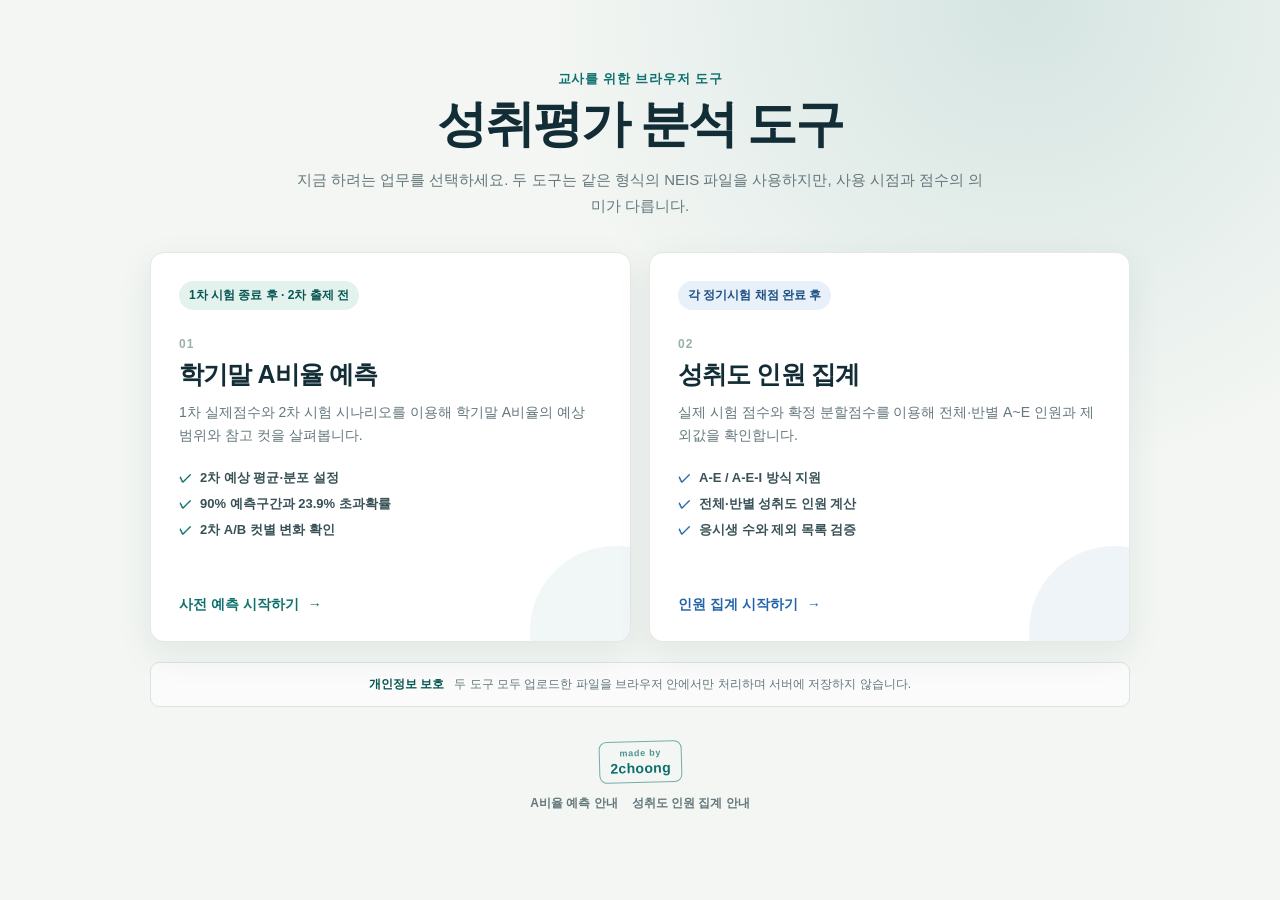
<file: a-rate-simulator/index.html>
<!doctype html>
<html lang="ko">
<head>
  <meta charset="utf-8">
  <meta name="viewport" content="width=device-width, initial-scale=1">
  <meta name="description" content="시험 전 예측과 시험 후 집계를 위한 성취평가 분석 도구">
  <title>성취평가 분석 도구</title>
  <link rel="stylesheet" href="hub.css">
</head>
<body>
  <main class="hub">
    <header class="hub-hero">
      <p class="eyebrow">교사를 위한 브라우저 도구</p>
      <h1>성취평가 분석 도구</h1>
      <p>지금 하려는 업무를 선택하세요. 두 도구는 같은 형식의 NEIS 파일을 사용하지만, 사용 시점과 점수의 의미가 다릅니다.</p>
    </header>

    <section class="task-grid" aria-label="업무 선택">
      <a class="task-card predictor" href="predictor/index.html">
        <span class="when">1차 시험 종료 후 · 2차 출제 전</span>
        <span class="number">01</span>
        <h2>학기말 A비율 예측</h2>
        <p>1차 실제점수와 2차 시험 시나리오를 이용해 학기말 A비율의 예상 범위와 참고 컷을 살펴봅니다.</p>
        <ul>
          <li>2차 예상 평균·분포 설정</li>
          <li>90% 예측구간과 23.9% 초과확률</li>
          <li>2차 A/B 컷별 변화 확인</li>
        </ul>
        <strong>사전 예측 시작하기 <span>→</span></strong>
      </a>

      <a class="task-card collector" href="collector.html">
        <span class="when">각 정기시험 채점 완료 후</span>
        <span class="number">02</span>
        <h2>성취도 인원 집계</h2>
        <p>실제 시험 점수와 확정 분할점수를 이용해 전체·반별 A~E 인원과 제외값을 확인합니다.</p>
        <ul>
          <li>A-E / A-E-I 방식 지원</li>
          <li>전체·반별 성취도 인원 계산</li>
          <li>응시생 수와 제외 목록 검증</li>
        </ul>
        <strong>인원 집계 시작하기 <span>→</span></strong>
      </a>
    </section>

    <section class="notice">
      <strong>개인정보 보호</strong>
      <p>두 도구 모두 업로드한 파일을 브라우저 안에서만 처리하며 서버에 저장하지 않습니다.</p>
    </section>

    <div class="site-credit" aria-label="made by 2choong">
      <small>made by</small>
      <strong>2choong</strong>
    </div>
    <div class="creator-links" aria-label="사용 안내 블로그">
      <a class="creator-blog" href="https://blog.naver.com/ha_nal/224317717162" target="_blank" rel="noopener">A비율 예측 안내</a>
      <a class="creator-blog" href="https://blog.naver.com/ha_nal/224318976898" target="_blank" rel="noopener">성취도 인원 집계 안내</a>
    </div>
  </main>
</body>
</html>
</file>
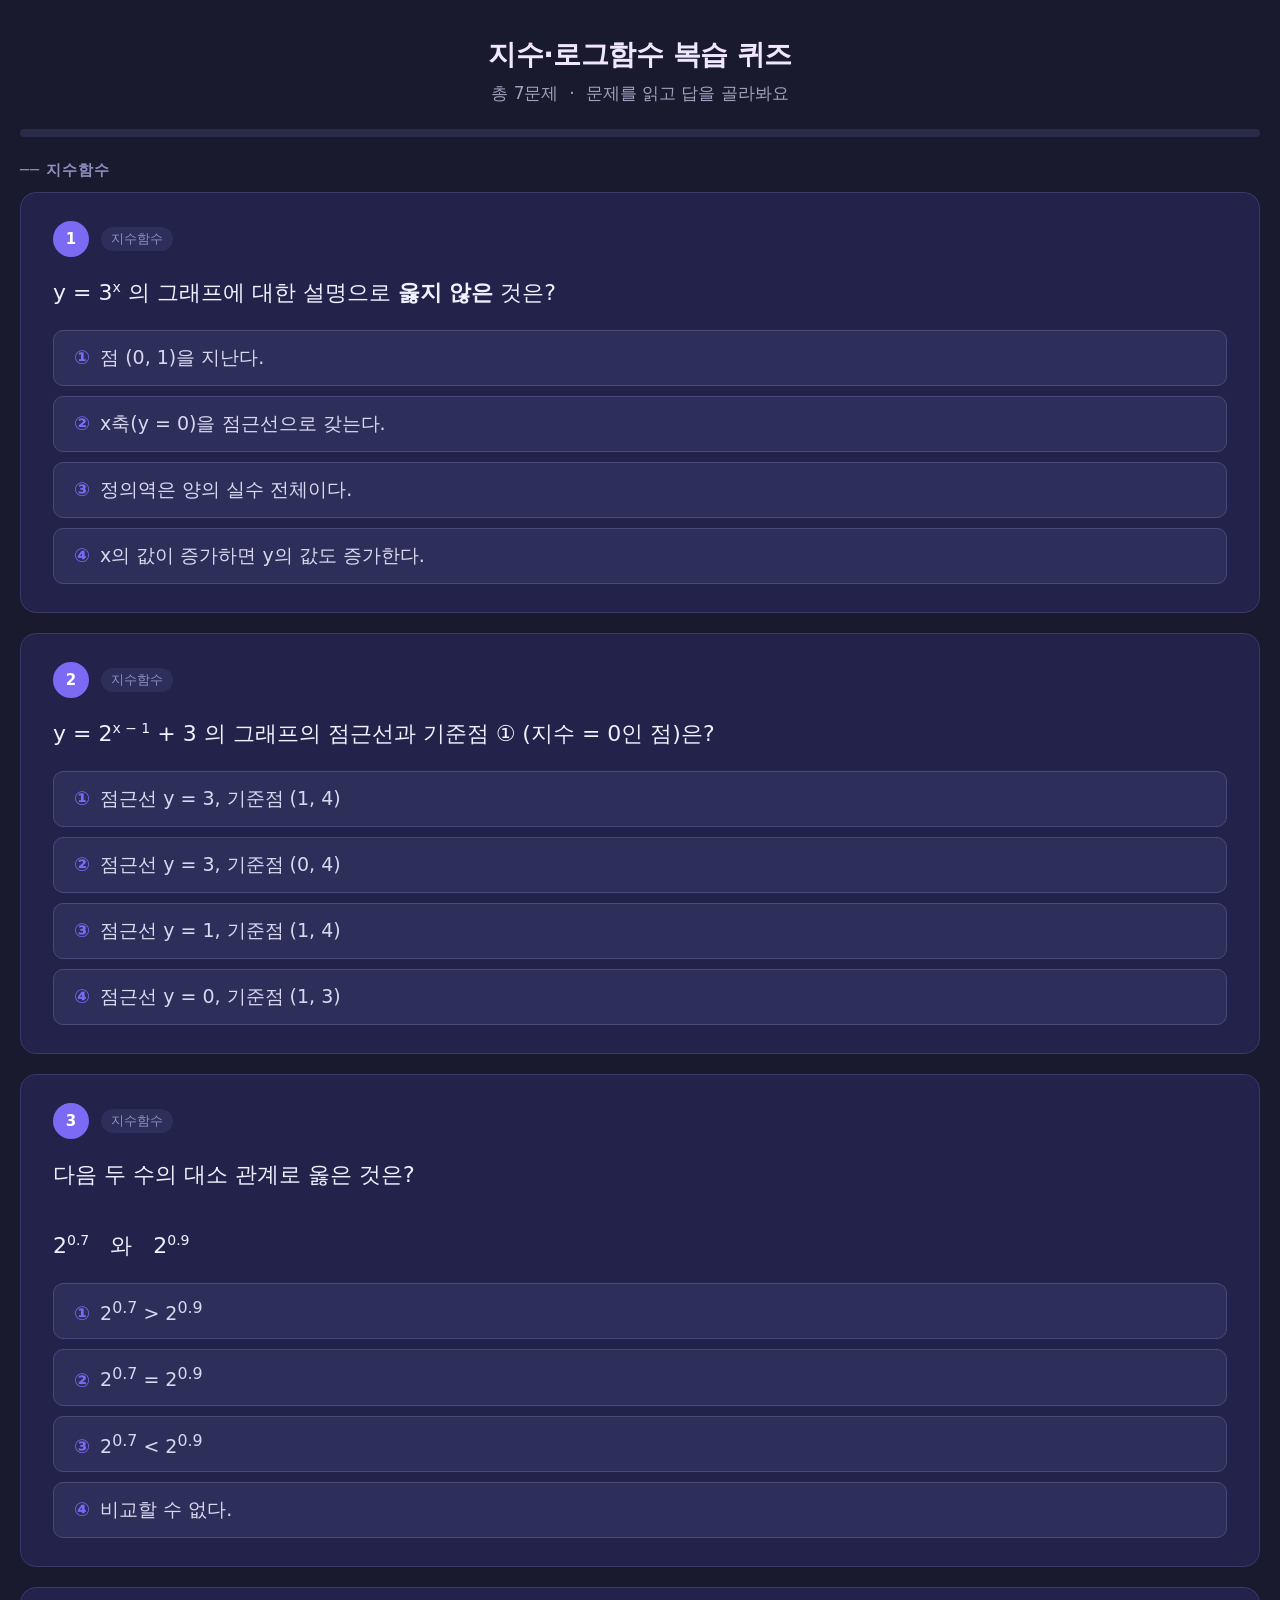
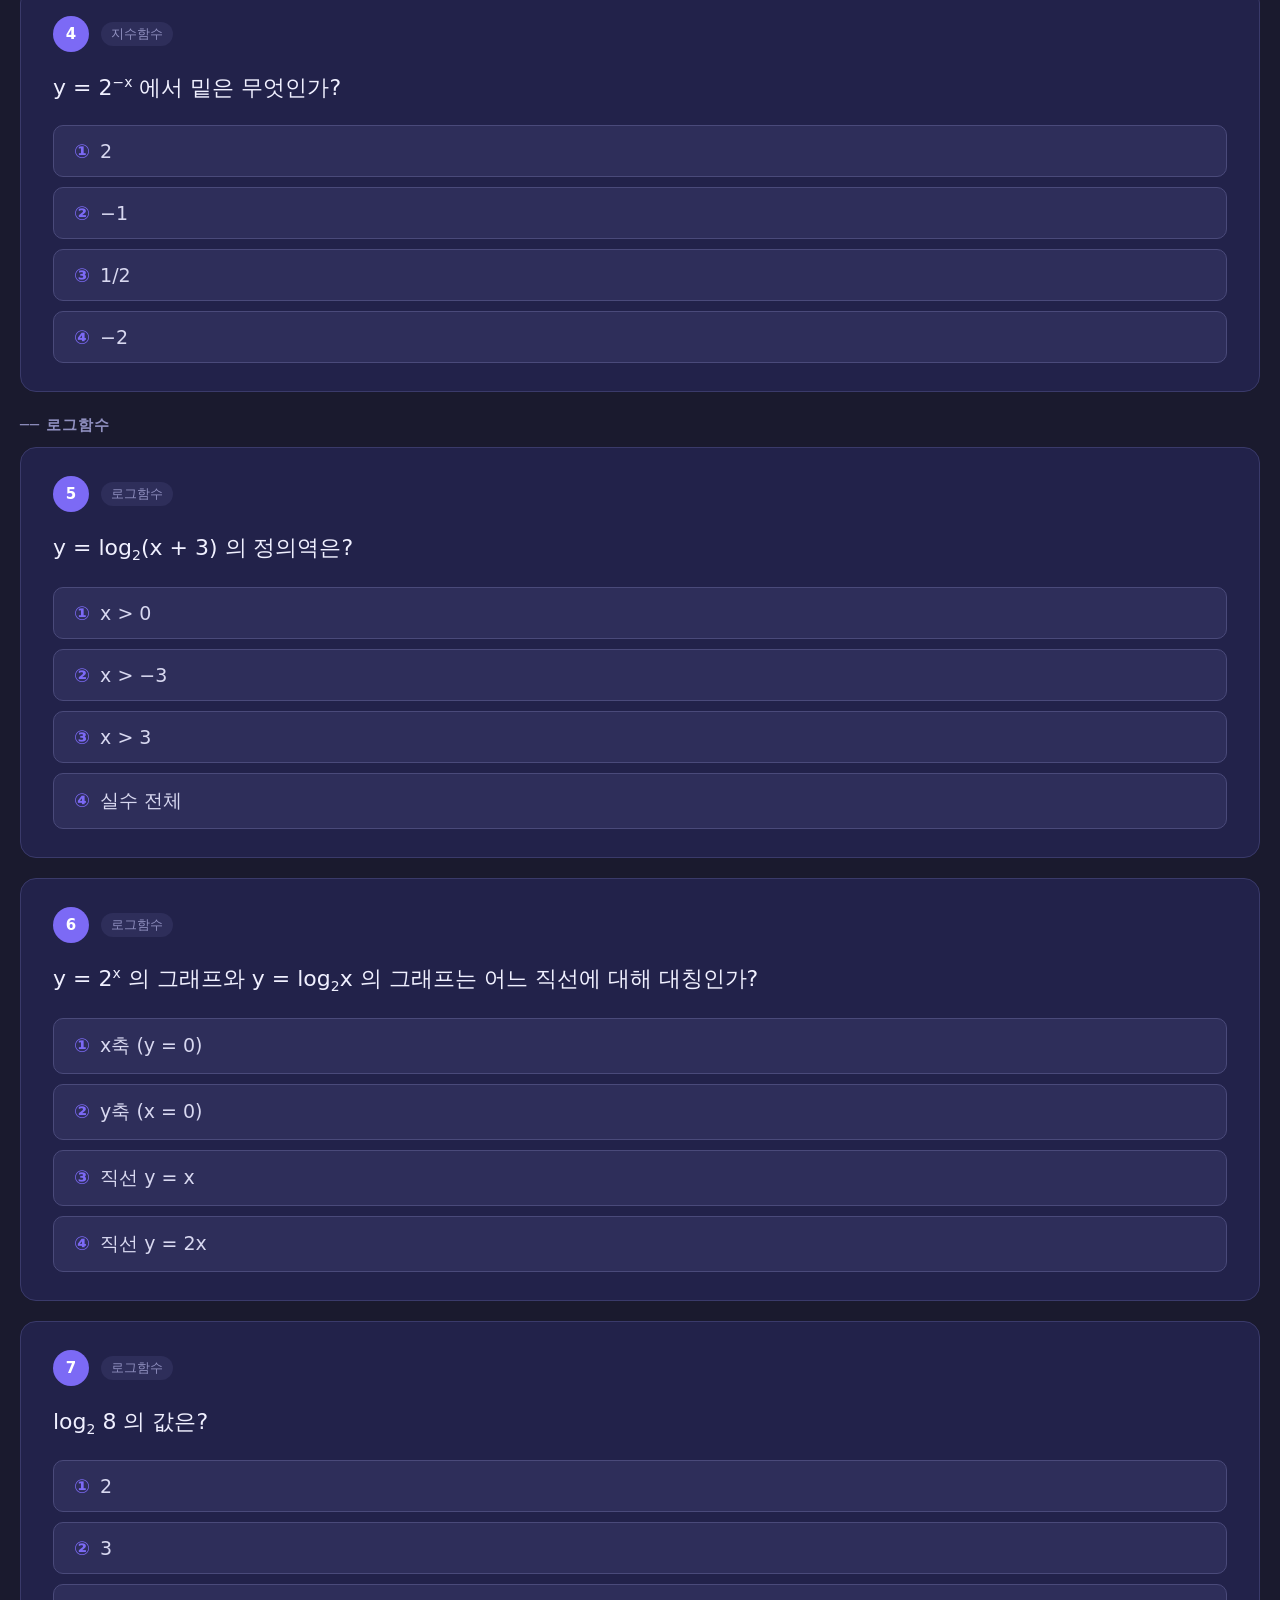
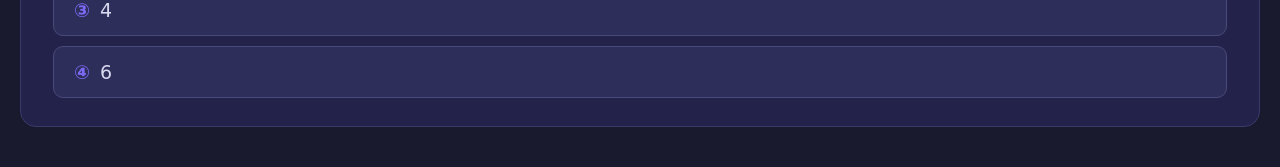
<file: log quiz.html>
<!DOCTYPE html>
<html lang="ko">
<head>
<meta charset="UTF-8">
<meta name="viewport" content="width=device-width, initial-scale=1.0">
<title>지수·로그함수 복습 퀴즈</title>
<style>
  *{box-sizing:border-box;margin:0;padding:0;}
  body{font-family:'Malgun Gothic','맑은 고딕',system-ui,sans-serif;background:#1a1a2e;color:#e8e8f0;min-height:100vh;padding:20px;}

  h1{text-align:center;font-size:28px;font-weight:700;color:#f0e6ff;margin:16px 0 8px;letter-spacing:-0.5px;}
  .subtitle{text-align:center;font-size:17px;color:#a0a0c0;margin-bottom:24px;}

  .progress-bar{background:#2a2a4a;border-radius:8px;height:8px;margin-bottom:24px;}
  .progress-fill{background:#7c6af5;border-radius:8px;height:8px;transition:width 0.4s;}

  .quiz-card{background:#22224a;border-radius:16px;padding:28px 32px;margin-bottom:20px;border:1.5px solid #3a3a6a;}
  .q-header{display:flex;align-items:center;gap:12px;margin-bottom:18px;}
  .q-num{background:#7c6af5;color:#fff;font-size:15px;font-weight:700;width:36px;height:36px;border-radius:50%;display:flex;align-items:center;justify-content:center;flex-shrink:0;}
  .q-tag{font-size:13px;color:#9090c0;background:#2e2e5a;padding:3px 10px;border-radius:12px;}
  .q-text{font-size:22px;font-weight:500;color:#f0f0ff;line-height:1.6;margin-bottom:20px;}
  .q-text sub{font-size:14px;}
  .q-text sup{font-size:14px;}

  .options{display:grid;gap:10px;}
  .opt-btn{background:#2e2e5a;border:1.5px solid #4a4a7a;border-radius:10px;padding:14px 20px;font-size:19px;color:#d8d8f0;cursor:pointer;text-align:left;transition:all 0.15s;font-family:inherit;}
  .opt-btn:hover:not(:disabled){background:#3a3a6a;border-color:#7c6af5;}
  .opt-btn.correct{background:#1a4a2a;border-color:#4ade80;color:#bbf7d0;}
  .opt-btn.wrong{background:#4a1a1a;border-color:#f87171;color:#fecaca;}
  .opt-btn.reveal{background:#2a4a1a;border-color:#86efac;color:#dcfce7;}
  .opt-btn:disabled{cursor:default;}

  .explanation{margin-top:14px;padding:14px 18px;background:#1e1e3e;border-left:4px solid #7c6af5;border-radius:0 8px 8px 0;font-size:17px;color:#c8c8f0;line-height:1.7;display:none;}
  .explanation.show{display:block;}

  .score-panel{background:#22224a;border-radius:16px;padding:32px;text-align:center;border:1.5px solid #3a3a6a;display:none;}
  .score-panel.show{display:block;}
  .score-big{font-size:56px;font-weight:700;color:#7c6af5;margin:8px 0;}
  .score-label{font-size:20px;color:#a0a0c0;margin-bottom:24px;}
  .score-msg{font-size:22px;color:#f0f0ff;margin-bottom:24px;}

  .submit-wrap{text-align:center;margin-top:8px;}
  .submit-btn{background:#7c6af5;color:#fff;border:none;border-radius:10px;padding:14px 36px;font-size:18px;font-weight:700;cursor:pointer;font-family:inherit;}
  .submit-btn:hover{background:#6a58e0;}



  .section-label{font-size:15px;font-weight:700;color:#9090c0;letter-spacing:1px;margin:24px 0 12px;text-transform:uppercase;}

  .retry-btn{background:#3a3a6a;color:#d8d8f0;border:1.5px solid #5a5a8a;border-radius:10px;padding:12px 28px;font-size:17px;cursor:pointer;font-family:inherit;margin-top:12px;}
  .retry-btn:hover{background:#4a4a7a;}
</style>
</head>
<body>

<h1>지수·로그함수 복습 퀴즈</h1>
<div class="subtitle">총 7문제 &nbsp;·&nbsp; 문제를 읽고 답을 골라봐요</div>

<div class="progress-bar"><div class="progress-fill" id="prog" style="width:0%"></div></div>

<div id="quiz-area"></div>

<div class="submit-wrap" id="submit-wrap" style="display:none;">
  <button class="submit-btn" onclick="showScore()">결과 보기</button>
</div>

<div class="score-panel" id="score-panel">
  <div class="score-label">내 점수</div>
  <div class="score-big" id="score-num"></div>
  <div style="font-size:18px;color:#a0a0c0;margin-bottom:8px;">/ 7문제</div>
  <div class="score-msg" id="score-msg"></div>
  <button class="retry-btn" onclick="retry()">다시 풀기</button>
</div>

<script>
const questions = [
  // ── 지수함수 ──────────────────────────────────────────
  {
    section: "지수함수",
    text: "y = 3<sup>x</sup> 의 그래프에 대한 설명으로 <b>옳지 않은</b> 것은?",
    options: [
      "점 (0, 1)을 지난다.",
      "x축(y = 0)을 점근선으로 갖는다.",
      "정의역은 양의 실수 전체이다.",
      "x의 값이 증가하면 y의 값도 증가한다."
    ],
    answer: 2,
    explanation: "y = 3<sup>x</sup> 의 정의역은 <b>실수 전체</b>입니다. 치역이 양의 실수 전체(y > 0)이고, 정의역은 제한이 없어요."
  },
  {
    section: "지수함수",
    text: "y = 2<sup>x − 1</sup> + 3 의 그래프의 점근선과 기준점 ① (지수 = 0인 점)은?",
    options: [
      "점근선 y = 3,  기준점 (1, 4)",
      "점근선 y = 3,  기준점 (0, 4)",
      "점근선 y = 1,  기준점 (1, 4)",
      "점근선 y = 0,  기준점 (1, 3)"
    ],
    answer: 0,
    explanation: "점근선은 y = <b>3</b> (= q 값).<br>지수 = 0 → x − 1 = 0 → x = 1, y = 2⁰ + 3 = <b>4</b>.<br>기준점 ① = (1, 4) ✓"
  },
  {
    section: "지수함수",
    text: "다음 두 수의 대소 관계로 옳은 것은?<br><br>2<sup>0.7</sup> &nbsp; 와 &nbsp; 2<sup>0.9</sup>",
    options: [
      "2<sup>0.7</sup> &gt; 2<sup>0.9</sup>",
      "2<sup>0.7</sup> = 2<sup>0.9</sup>",
      "2<sup>0.7</sup> &lt; 2<sup>0.9</sup>",
      "비교할 수 없다."
    ],
    answer: 2,
    explanation: "밑이 2 > 1 이므로 <b>증가함수</b>.<br>지수를 비교하면 0.7 < 0.9 이므로<br>2<sup>0.7</sup> <b>&lt;</b> 2<sup>0.9</sup>"
  },
  {
    section: "지수함수",
    text: "y = 2<sup>−x</sup> 에서 밑은 무엇인가?",
    options: [
      "2",
      "−1",
      "1/2",
      "−2"
    ],
    answer: 2,
    explanation: "2<sup>−x</sup> = (2<sup>−1</sup>)<sup>x</sup> = <b>(1/2)<sup>x</sup></b><br>밑이 1/2 인 지수함수입니다.<br>→ 0 &lt; 1/2 &lt; 1 이므로 <b>감소함수</b>예요."
  },
  // ── 로그함수 ──────────────────────────────────────────
  {
    section: "로그함수",
    text: "y = log<sub>2</sub>(x + 3) 의 정의역은?",
    options: [
      "x &gt; 0",
      "x &gt; −3",
      "x &gt; 3",
      "실수 전체"
    ],
    answer: 1,
    explanation: "진수 조건: x + 3 &gt; 0<br>→ <b>x &gt; −3</b><br>점근선은 x = −3 (수직선)."
  },
  {
    section: "로그함수",
    text: "y = 2<sup>x</sup> 의 그래프와 y = log<sub>2</sub>x 의 그래프는 어느 직선에 대해 대칭인가?",
    options: [
      "x축 (y = 0)",
      "y축 (x = 0)",
      "직선 y = x",
      "직선 y = 2x"
    ],
    answer: 2,
    explanation: "지수함수와 로그함수는 서로 <b>역함수</b> 관계.<br>역함수 그래프는 원래 그래프를 <b>y = x</b> 에 대해 대칭이동한 것입니다."
  },
  {
    section: "로그함수",
    text: "log<sub>2</sub> 8 의 값은?",
    options: [
      "2",
      "3",
      "4",
      "6"
    ],
    answer: 1,
    explanation: "log<sub>2</sub> 8 = log<sub>2</sub> 2<sup>3</sup> = <b>3</b><br>2를 몇 제곱하면 8이 될까? → 2³ = 8 이므로 답은 3."
  }
];

let answered = new Array(questions.length).fill(false);
let correct   = new Array(questions.length).fill(false);
let score = 0;

function build(){
  const area = document.getElementById('quiz-area');
  area.innerHTML = '';
  let lastSection = '';
  questions.forEach((q, qi) => {
    if(q.section !== lastSection){
      const sl = document.createElement('div');
      sl.className = 'section-label';
      sl.textContent = '── ' + q.section;
      area.appendChild(sl);
      lastSection = q.section;
    }
    const card = document.createElement('div');
    card.className = 'quiz-card';
    card.id = 'card-' + qi;
    card.innerHTML = `
      <div class="q-header">
        <div class="q-num">${qi+1}</div>
        <div class="q-tag">${q.section}</div>
      </div>
      <div class="q-text">${q.text}</div>
      <div class="options" id="opts-${qi}">
        ${q.options.map((o,oi)=>`
          <button class="opt-btn" onclick="choose(${qi},${oi})">
            <span style="color:#7c6af5;font-weight:700;margin-right:10px;">${['①','②','③','④'][oi]}</span>${o}
          </button>
        `).join('')}
      </div>
      <div class="explanation" id="exp-${qi}">${q.explanation}</div>
    `;
    area.appendChild(card);
  });
}

function choose(qi, oi){
  if(answered[qi]) return;
  answered[qi] = true;
  const btns = document.querySelectorAll(`#opts-${qi} .opt-btn`);
  btns.forEach((b,i) => {
    b.disabled = true;
    if(i === questions[qi].answer){
      b.classList.add(oi === questions[qi].answer ? 'correct' : 'reveal');
    } else if(i === oi){
      b.classList.add('wrong');
    }
  });
  if(oi === questions[qi].answer) correct[qi] = true;
  document.getElementById('exp-'+qi).classList.add('show');

  const done = answered.filter(Boolean).length;
  document.getElementById('prog').style.width = (done/questions.length*100)+'%';
  if(done === questions.length) document.getElementById('submit-wrap').style.display='block';
}

function showScore(){
  score = correct.filter(Boolean).length;
  document.getElementById('submit-wrap').style.display='none';
  const panel = document.getElementById('score-panel');
  panel.classList.add('show');
  document.getElementById('score-num').textContent = score;
  const msgs = ['한 번 더 복습해봐요! 💪','조금만 더 힘내봐요! 🔥','잘 하고 있어요! 👍','거의 다 맞혔어요! 🌟','완벽해요! 🎉'];
  document.getElementById('score-msg').textContent = msgs[Math.min(Math.floor(score/questions.length*4), 4)];
  panel.scrollIntoView({behavior:'smooth'});
}

function retry(){
  answered = new Array(questions.length).fill(false);
  correct  = new Array(questions.length).fill(false);
  score = 0;
  document.getElementById('prog').style.width = '0%';
  document.getElementById('score-panel').classList.remove('show');
  document.getElementById('submit-wrap').style.display='none';
  build();
  window.scrollTo({top:0,behavior:'smooth'});
}

build();
</script>
</body>
</html>
</file>
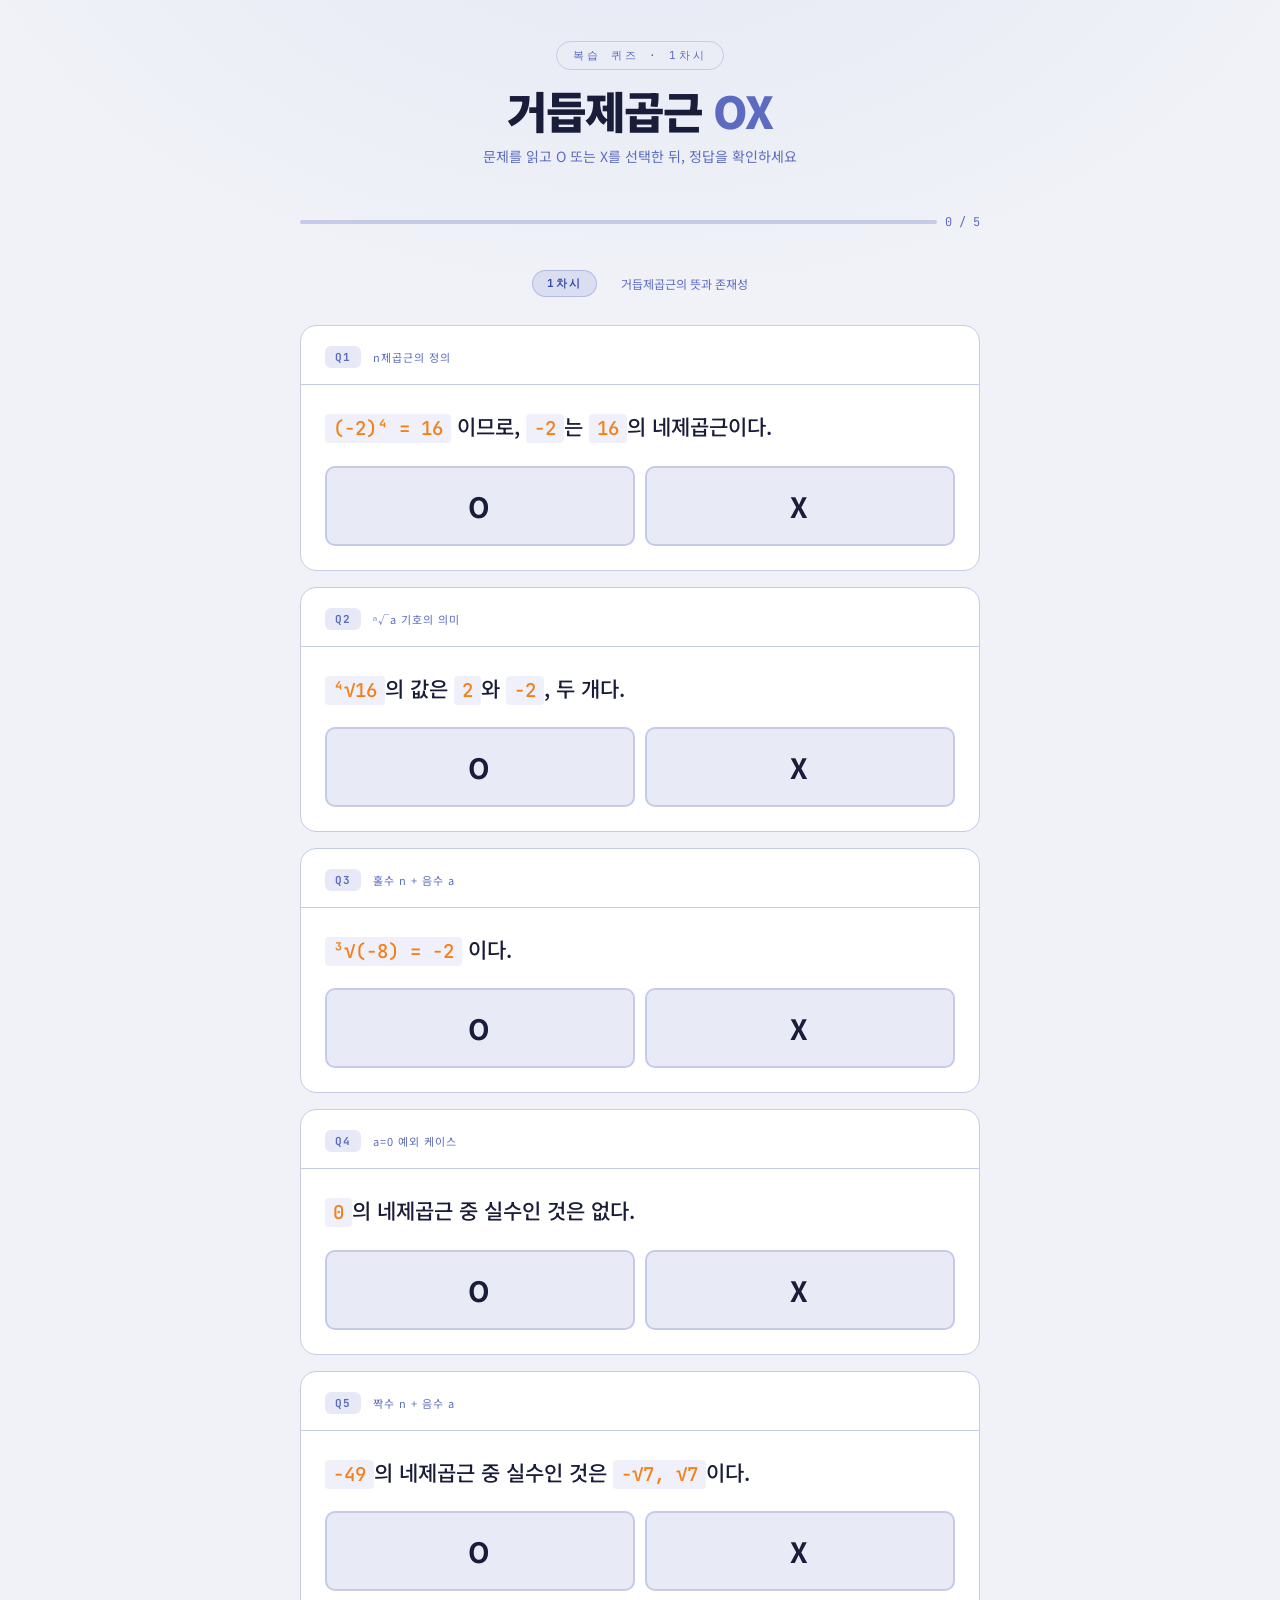
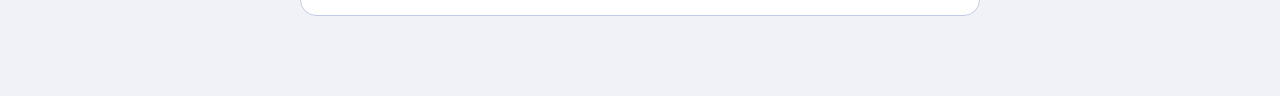
<file: nth-root-quiz-ch1.html>
<!DOCTYPE html>
<html lang="ko">
<head>
<meta charset="UTF-8">
<meta name="viewport" content="width=device-width, initial-scale=1.0">
<title>거듭제곱근 OX 퀴즈</title>
<link href="https://fonts.googleapis.com/css2?family=Noto+Sans+KR:wght@400;500;700;900&family=JetBrains+Mono:wght@400;700&display=swap" rel="stylesheet">
<style>
  :root {
    --bg: #f0f2f8;
    --surface: #ffffff;
    --surface2: #e8ebf5;
    --border: #c5cae9;
    --text: #1a1d3a;
    --text-muted: #5c6bc0;
    --accent: #3949ab;
    --accent-bright: #5c6bc0;
    --correct: #00897b;
    --correct-bg: #e0f2f1;
    --correct-border: #00897b;
    --wrong: #e53935;
    --wrong-bg: #ffebee;
    --wrong-border: #e53935;
    --gold: #f57f17;
    --ch1: #3949ab;
    --ch2: #00897b;
    --mono: 'JetBrains Mono', monospace;
    --sans: 'Noto Sans KR', sans-serif;
  }
  * { margin: 0; padding: 0; box-sizing: border-box; }
  body {
    background: var(--bg);
    color: var(--text);
    font-family: var(--sans);
    min-height: 100vh;
    padding: 40px 20px 80px;
    background-image: radial-gradient(ellipse 80% 40% at 50% -10%, rgba(92,107,192,0.08) 0%, transparent 70%);
  }

  /* 헤더 */
  .header {
    text-align: center;
    margin-bottom: 48px;
  }
  .header .label {
    display: inline-block;
    font-family: var(--mono);
    font-size: 11px;
    letter-spacing: 3px;
    color: var(--accent-bright);
    text-transform: uppercase;
    margin-bottom: 16px;
    padding: 6px 16px;
    border: 1px solid var(--border);
    border-radius: 100px;
  }
  .header h1 {
    font-size: clamp(28px, 5vw, 44px);
    font-weight: 900;
    letter-spacing: -1px;
    line-height: 1.1;
    margin-bottom: 12px;
  }
  .header h1 span { color: var(--accent-bright); }
  .header .subtitle { color: var(--text-muted); font-size: 14px; }

  /* 차시 구분 레이블 */
  .chapter-label {
    max-width: 680px;
    margin: 0 auto 12px;
    display: flex;
    align-items: center;
    gap: 12px;
  }
  .chapter-badge {
    font-family: var(--mono);
    font-size: 11px;
    font-weight: 700;
    letter-spacing: 2px;
    padding: 5px 14px;
    border-radius: 100px;
    white-space: nowrap;
  }
  .chapter-badge.ch1 {
    background: rgba(92,107,192,0.15);
    color: var(--ch1);
    border: 1px solid rgba(92,107,192,0.3);
  }
  .chapter-badge.ch2 {
    background: rgba(38,166,154,0.15);
    color: var(--ch2);
    border: 1px solid rgba(38,166,154,0.3);
  }
  .chapter-line {
    flex: 1;
    height: 1px;
    background: var(--border);
  }
  .chapter-desc {
    font-size: 12px;
    color: var(--text-muted);
    white-space: nowrap;
  }

  /* 진행 바 */
  .progress-bar {
    max-width: 680px;
    margin: 0 auto 40px;
    display: flex;
    gap: 8px;
    align-items: center;
  }
  .progress-track {
    flex: 1;
    height: 4px;
    background: var(--border);
    border-radius: 2px;
    overflow: hidden;
  }
  .progress-fill {
    height: 100%;
    background: linear-gradient(90deg, var(--accent), var(--accent-bright));
    border-radius: 2px;
    transition: width 0.5s cubic-bezier(0.4, 0, 0.2, 1);
    width: 0%;
  }
  .progress-text {
    font-family: var(--mono);
    font-size: 12px;
    color: var(--text-muted);
    white-space: nowrap;
  }

  /* 카드 */
  .quiz-container {
    max-width: 680px;
    margin: 0 auto;
    display: flex;
    flex-direction: column;
    gap: 16px;
  }
  .card {
    background: var(--surface);
    border: 1px solid var(--border);
    border-radius: 16px;
    overflow: hidden;
    transition: border-color 0.3s, transform 0.2s;
  }
  .card:hover { border-color: var(--accent); transform: translateY(-1px); }
  .card.revealed-O {
    border-color: var(--correct-border);
    background: linear-gradient(135deg, var(--surface) 0%, var(--correct-bg) 100%);
  }
  .card.revealed-X {
    border-color: var(--wrong-border);
    background: linear-gradient(135deg, var(--surface) 0%, var(--wrong-bg) 100%);
  }

  .card-header {
    display: flex;
    align-items: center;
    gap: 12px;
    padding: 20px 24px 16px;
    border-bottom: 1px solid var(--border);
  }
  .q-num {
    font-family: var(--mono);
    font-size: 11px;
    font-weight: 700;
    color: var(--accent-bright);
    background: rgba(92,107,192,0.15);
    padding: 4px 10px;
    border-radius: 6px;
    letter-spacing: 1px;
  }
  .q-num.ch2 {
    color: var(--ch2);
    background: rgba(38,166,154,0.15);
  }
  .q-tag { font-size: 11px; color: var(--text-muted); letter-spacing: 1px; }

  .card-body { padding: 24px; }
  .question {
    font-size: 21px;
    font-weight: 500;
    line-height: 1.7;
    margin-bottom: 20px;
    color: var(--text);
  }
  .question .math {
    font-family: var(--mono);
    font-size: 19px;
    background: rgba(57,73,171,0.08);
    padding: 2px 8px;
    border-radius: 4px;
    color: var(--gold);
  }

  .btn-row { display: flex; gap: 10px; }
  .btn-ox {
    flex: 1;
    padding: 18px;
    border: 2px solid var(--border);
    border-radius: 10px;
    background: var(--surface2);
    color: var(--text);
    font-family: var(--sans);
    font-size: 28px;
    font-weight: 700;
    cursor: pointer;
    transition: all 0.2s;
    letter-spacing: 2px;
  }
  .btn-ox:hover { transform: scale(1.03); }
  .btn-ox.O:hover { border-color: var(--correct); color: var(--correct); background: rgba(38,166,154,0.08); }
  .btn-ox.X:hover { border-color: var(--wrong); color: var(--wrong); background: rgba(239,83,80,0.08); }
  .btn-ox.selected-O { border-color: var(--correct); color: var(--correct); background: rgba(38,166,154,0.12); }
  .btn-ox.selected-X { border-color: var(--wrong); color: var(--wrong); background: rgba(239,83,80,0.12); }
  .card.revealed-O .btn-ox.X,
  .card.revealed-X .btn-ox.O { opacity: 0.3; }

  .btn-reveal {
    width: 100%;
    margin-top: 12px;
    padding: 12px;
    border: 1px dashed var(--border);
    border-radius: 10px;
    background: transparent;
    color: var(--text-muted);
    font-family: var(--sans);
    font-size: 13px;
    cursor: pointer;
    transition: all 0.2s;
    letter-spacing: 0.5px;
  }
  .btn-reveal:hover { border-color: var(--accent); color: var(--accent-bright); background: rgba(92,107,192,0.05); }
  .btn-reveal:disabled { display: none; }

  .answer-panel { max-height: 0; overflow: hidden; transition: max-height 0.4s cubic-bezier(0.4,0,0.2,1); }
  .answer-panel.open { max-height: 500px; }
  .answer-inner { padding: 0 24px 24px; }
  .answer-tag {
    display: inline-flex;
    align-items: center;
    gap: 8px;
    font-family: var(--mono);
    font-weight: 700;
    font-size: 28px;
    margin-bottom: 16px;
    padding: 8px 20px;
    border-radius: 10px;
  }
  .answer-tag.O { color: var(--correct); background: rgba(38,166,154,0.12); border: 1px solid rgba(38,166,154,0.3); }
  .answer-tag.X { color: var(--wrong); background: rgba(239,83,80,0.12); border: 1px solid rgba(239,83,80,0.3); }
  .answer-label { font-size: 13px; font-family: var(--sans); font-weight: 500; letter-spacing: 1px; }
  .answer-text { font-size: 16px; line-height: 1.8; color: #424242; }
  .answer-text strong { color: var(--text); font-weight: 700; }
  .answer-text .math {
    font-family: var(--mono);
    font-size: 15px;
    background: rgba(57,73,171,0.08);
    padding: 1px 6px;
    border-radius: 4px;
    color: var(--gold);
  }
  .answer-text .key { color: var(--accent-bright); font-weight: 700; }
  .answer-text .warn { color: var(--wrong); font-weight: 700; }
  .divider { height: 1px; background: var(--border); margin: 16px 0; opacity: 0.5; }

  /* 결과 */
  .result-section {
    max-width: 680px;
    margin: 32px auto 0;
    background: var(--surface);
    border: 1px solid var(--border);
    border-radius: 16px;
    padding: 40px 32px;
    text-align: center;
    display: none;
  }
  .result-section.show { display: block; animation: fadeUp 0.5s ease; }
  .result-title { font-size: 12px; letter-spacing: 3px; color: var(--text-muted); font-family: var(--mono); margin-bottom: 16px; }
  .result-score { font-size: 72px; font-weight: 900; font-family: var(--mono); color: var(--gold); line-height: 1; margin-bottom: 8px; }
  .result-sub { font-size: 13px; color: var(--text-muted); margin-bottom: 6px; font-family: var(--mono); }
  .result-msg { font-size: 15px; color: var(--text-muted); margin-bottom: 28px; }

  /* 차시별 점수 */
  .result-breakdown {
    display: flex;
    gap: 12px;
    justify-content: center;
    margin-bottom: 28px;
  }
  .breakdown-box {
    flex: 1;
    max-width: 160px;
    padding: 16px;
    border-radius: 12px;
    border: 1px solid var(--border);
  }
  .breakdown-box.ch1 { border-color: rgba(92,107,192,0.4); background: rgba(92,107,192,0.08); }
  .breakdown-box.ch2 { border-color: rgba(38,166,154,0.4); background: rgba(38,166,154,0.08); }
  .breakdown-label { font-size: 11px; letter-spacing: 1px; margin-bottom: 8px; font-family: var(--mono); }
  .breakdown-box.ch1 .breakdown-label { color: var(--ch1); }
  .breakdown-box.ch2 .breakdown-label { color: var(--ch2); }
  .breakdown-score { font-size: 28px; font-weight: 900; font-family: var(--mono); }
  .breakdown-box.ch1 .breakdown-score { color: var(--ch1); }
  .breakdown-box.ch2 .breakdown-score { color: var(--ch2); }

  .btn-reset {
    padding: 12px 40px;
    background: var(--accent);
    border: none;
    border-radius: 10px;
    color: white;
    font-family: var(--sans);
    font-size: 14px;
    font-weight: 700;
    cursor: pointer;
    transition: all 0.2s;
  }
  .btn-reset:hover { background: var(--accent-bright); transform: translateY(-2px); }

  @keyframes fadeUp { from { opacity: 0; transform: translateY(20px); } to { opacity: 1; transform: translateY(0); } }
  @keyframes pop { 0% { transform: scale(1); } 50% { transform: scale(1.04); } 100% { transform: scale(1); } }
  .pop { animation: pop 0.25s ease; }
</style>
</head>
<body>

<div class="header">
  <div class="label">복습 퀴즈 · 1차시</div>
  <h1>거듭제곱근 <span>OX</span></h1>
  <p class="subtitle">문제를 읽고 O 또는 X를 선택한 뒤, 정답을 확인하세요</p>
</div>

<div class="progress-bar">
  <div class="progress-track"><div class="progress-fill" id="progressFill"></div></div>
  <div class="progress-text" id="progressText">0 / 5</div>
</div>

<div class="quiz-container" id="quizContainer"></div>

<div class="result-section" id="resultSection">
  <div class="result-title">QUIZ COMPLETE</div>
  <div class="result-score" id="resultScore">0/5</div>
  <div class="result-sub" id="resultSub"></div>
  <div class="result-msg" id="resultMsg"></div>
  <button class="btn-reset" onclick="resetAll()">다시 풀기</button>
</div>

<script>
const quizData = [
  {
    num: "Q1", chapter: 1,
    tag: "n제곱근의 정의",
    question: '<span class="math">(-2)⁴ = 16</span> 이므로, <span class="math">-2</span>는 <span class="math">16</span>의 네제곱근이다.',
    answer: "O",
    explanation: `<strong>n제곱근의 정의</strong>: <span class="math">xⁿ = a</span>를 만족하는 실수 <span class="math">x</span>를 <span class="math">a</span>의 <span class="math">n</span>제곱근이라 합니다.<br><br>
    <span class="math">(-2)⁴ = 16</span>이므로 <span class="math">-2</span>는 <span class="math">x⁴ = 16</span>의 실수 해 → <span class="key">네제곱근이 맞습니다.</span><br><br>
    <span class="warn">주의!</span> <span class="math">⁴√16 = 2</span> (양수인 것 하나)와 "16의 네제곱근"(<span class="math">±2</span> 모두)은 다른 개념입니다.`
  },
  {
    num: "Q2", chapter: 1,
    tag: "ⁿ√a 기호의 의미",
    question: '<span class="math">⁴√16</span>의 값은 <span class="math">2</span>와 <span class="math">-2</span>, 두 개다.',
    answer: "X",
    explanation: `<span class="math">⁴√16</span>은 16의 네제곱근 <strong>중 양수인 것 하나</strong>만 가리킵니다.<br><br>
    따라서 <span class="math">⁴√16 = 2</span>로, 값은 <span class="key">하나</span>입니다.<br><br>
    <span class="warn">혼동 주의!</span><br>
    "16의 네제곱근" → <span class="math">±2</span> (두 개)<br>
    "<span class="math">⁴√16</span>의 값" → <span class="math">2</span> (양수 하나)`
  },
  {
    num: "Q3", chapter: 1,
    tag: "홀수 n + 음수 a",
    question: '<span class="math">³√(-8) = -2</span> 이다.',
    answer: "O",
    explanation: `<span class="math">n</span>이 <strong>홀수</strong>이면 <span class="math">a</span>가 음수여도 실수 <span class="math">n</span>제곱근이 <span class="key">1개 존재</span>합니다.<br><br>
    <span class="math">(-2)³ = -8</span> ✓ 이므로 <span class="math">³√(-8) = -2</span><br><br>
    <span class="warn">"루트 안에 음수는 안 된다"</span>는 <strong>제곱근(n=2)에서의 이야기</strong>입니다. n이 홀수일 때는 음수도 OK!`
  },
  {
    num: "Q4", chapter: 1,
    tag: "a=0 예외 케이스",
    question: '<span class="math">0</span>의 네제곱근 중 실수인 것은 없다.',
    answer: "X",
    explanation: `<span class="math">x⁴ = 0</span>의 실수 해는 <span class="math">x = 0</span>으로 <span class="key">1개 존재</span>합니다.<br><br>
    "없다"가 되는 경우는 <span class="math">n</span>이 <strong>짝수</strong>이고 <span class="math">a &lt; 0</span>일 때입니다.<br>
    <span class="math">a = 0</span>이면 n의 홀짝에 관계없이 <span class="math">x = 0</span>이 항상 해입니다.<br><br>
    <div class="divider"></div>
    n 짝수: <span class="math">a &gt; 0</span> → 2개 / <span class="math">a = 0</span> → 1개 / <span class="math">a &lt; 0</span> → <span class="warn">없음</span>`
  },
  {
    num: "Q5", chapter: 1,
    tag: "짝수 n + 음수 a",
    question: '<span class="math">-49</span>의 네제곱근 중 실수인 것은 <span class="math">-√7, √7</span>이다.',
    answer: "X",
    explanation: `<span class="math">n</span>이 <strong>짝수</strong>이고 <span class="math">a &lt; 0</span>이면 실수 <span class="math">n</span>제곱근은 <span class="warn">존재하지 않습니다.</span><br><br>
    <span class="math">x⁴ = -49</span>를 만족하는 실수 <span class="math">x</span>는 없습니다.<br>
    짝수 지수의 거듭제곱은 항상 <span class="math">≥ 0</span>이므로 음수가 될 수 없습니다.<br><br>
    <span class="warn">혼동 주의!</span> <span class="math">⁴√49 = √7</span>과 혼동한 오답입니다.`
  },
];

let revealed = new Array(quizData.length).fill(false);
let userAnswers = new Array(quizData.length).fill(null);

function renderQuiz() {
  const container = document.getElementById('quizContainer');
  container.innerHTML = '';

  let lastChapter = 0;
  quizData.forEach((q, i) => {
    // 차시 구분선
    if (q.chapter !== lastChapter) {
      lastChapter = q.chapter;
      const label = document.createElement('div');
      label.className = 'chapter-label';
      label.innerHTML = `
        <span class="chapter-badge ch${q.chapter}">${q.chapter}차시</span>
        <div class="chapter-line"></div>
        <span class="chapter-desc">${q.chapter === 1 ? '거듭제곱근의 뜻과 존재성' : '거듭제곱근의 성질'}</span>
      `;
      container.appendChild(label);
    }

    const card = document.createElement('div');
    card.className = 'card';
    card.id = `card-${i}`;
    card.innerHTML = `
      <div class="card-header">
        <span class="q-num ${q.chapter === 2 ? 'ch2' : ''}">${q.num}</span>
        <span class="q-tag">${q.tag}</span>
      </div>
      <div class="card-body">
        <div class="question">${q.question}</div>
        <div class="btn-row">
          <button class="btn-ox O" onclick="selectAnswer(${i}, 'O')">O</button>
          <button class="btn-ox X" onclick="selectAnswer(${i}, 'X')">X</button>
        </div>
        <button class="btn-reveal" id="reveal-btn-${i}" style="display:none" onclick="revealAnswer(${i})">▼ 정답 확인</button>
        <div class="answer-panel" id="answer-${i}">
          <div class="answer-inner">
            <div class="divider"></div>
            <div class="answer-tag ${q.answer}">
              ${q.answer}
              <span class="answer-label">${q.answer === 'O' ? '맞습니다' : '틀렸습니다'}</span>
            </div>
            <div class="answer-text">${q.explanation}</div>
          </div>
        </div>
      </div>
    `;
    container.appendChild(card);
  });

  updateProgress();
}

function selectAnswer(i, val) {
  if (revealed[i]) return;
  userAnswers[i] = val;
  const card = document.getElementById(`card-${i}`);
  card.querySelectorAll('.btn-ox').forEach(b => b.classList.remove('selected-O', 'selected-X'));
  card.querySelector(`.btn-ox.${val}`).classList.add(`selected-${val}`);
  card.classList.add('pop');
  setTimeout(() => card.classList.remove('pop'), 250);
  revealAnswer(i);
}

function revealAnswer(i) {
  if (revealed[i]) return;
  revealed[i] = true;
  const q = quizData[i];
  const card = document.getElementById(`card-${i}`);
  document.getElementById(`answer-${i}`).classList.add('open');
  document.getElementById(`reveal-btn-${i}`).disabled = true;
  card.classList.add(`revealed-${q.answer}`);
  updateProgress();
  checkAllDone();
}

function updateProgress() {
  const done = revealed.filter(Boolean).length;
  const total = quizData.length;
  document.getElementById('progressFill').style.width = `${(done / total) * 100}%`;
  document.getElementById('progressText').textContent = `${done} / ${total}`;
}

function checkAllDone() {
  if (!revealed.every(Boolean)) return;

  let total = 0;
  quizData.forEach((q, i) => {
    if (userAnswers[i] === q.answer) total++;
  });

  const msgs = ["다시 한번 복습해봐요!", "조금 더 확인이 필요해요.", "반 이상 왔어요!", "잘 하고 있어요!", "아쉬운 한 문제!", "완벽해요! 🎉"];
  document.getElementById('resultScore').textContent = `${total}/5`;
  document.getElementById('resultSub').textContent = `정답 ${total}개 · 오답 ${5 - total}개`;
  document.getElementById('resultMsg').textContent = msgs[total] || "";

  const section = document.getElementById('resultSection');
  section.classList.add('show');
  section.scrollIntoView({ behavior: 'smooth', block: 'center' });
}

function resetAll() {
  revealed = new Array(quizData.length).fill(false);
  userAnswers = new Array(quizData.length).fill(null);
  document.getElementById('resultSection').classList.remove('show');
  renderQuiz();
  window.scrollTo({ top: 0, behavior: 'smooth' });
}

renderQuiz();
</script>
</body>
</html>
</file>
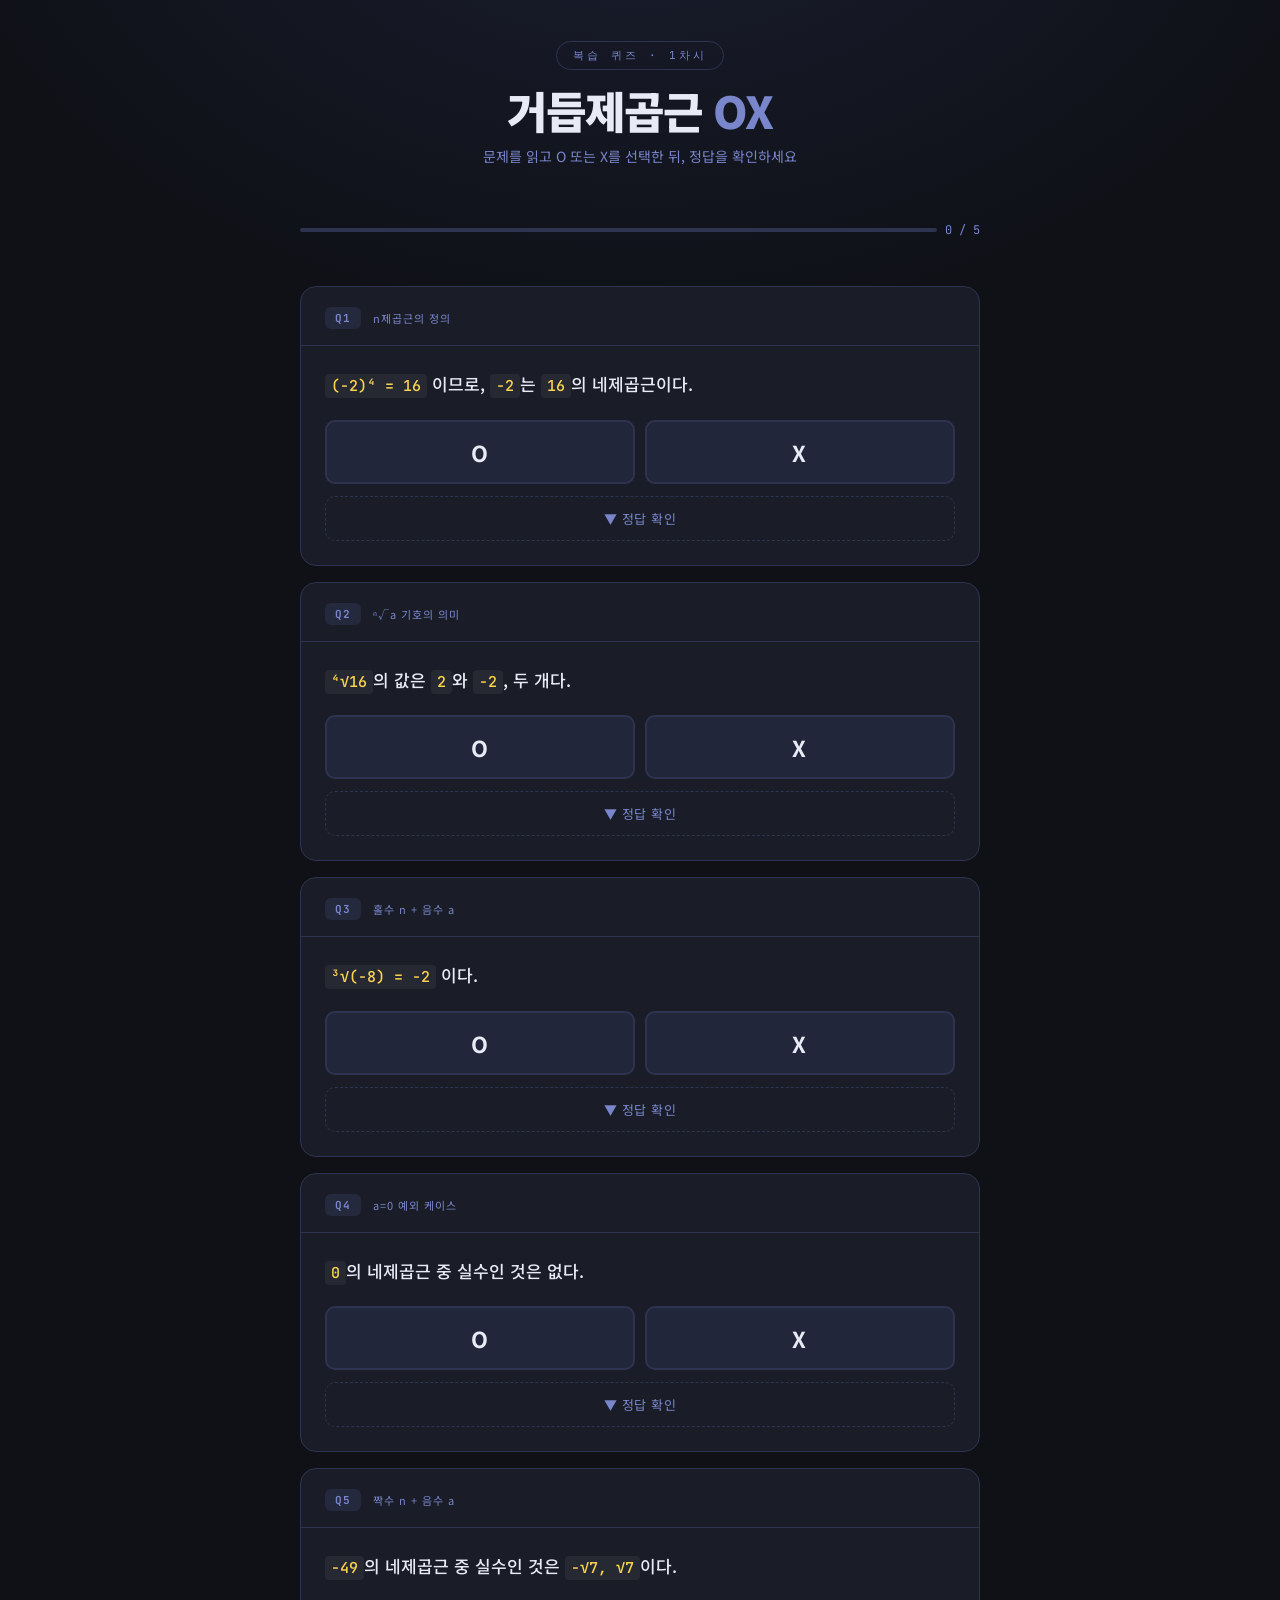
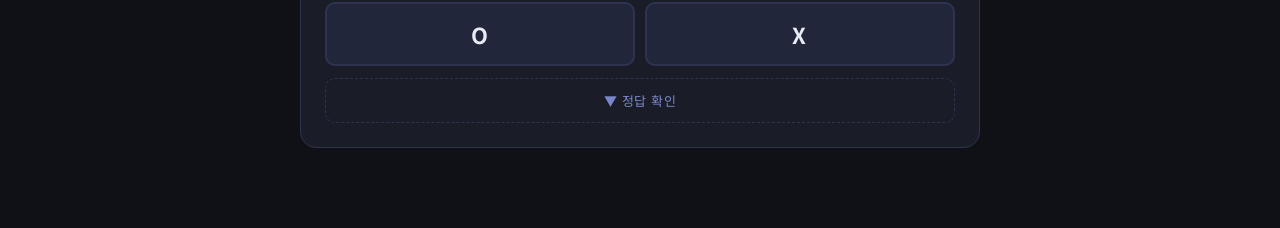
<file: nth-root-quiz.html>
<!DOCTYPE html>
<html lang="ko">
<head>
<meta charset="UTF-8">
<meta name="viewport" content="width=device-width, initial-scale=1.0">
<title>거듭제곱근 OX 퀴즈</title>
<link href="https://fonts.googleapis.com/css2?family=Noto+Sans+KR:wght@400;500;700;900&family=JetBrains+Mono:wght@400;700&display=swap" rel="stylesheet">
<style>
  :root {
    --bg: #0f1117;
    --surface: #1a1d27;
    --surface2: #22263a;
    --border: #2e3350;
    --text: #e8eaf6;
    --text-muted: #7986cb;
    --accent: #5c6bc0;
    --accent-bright: #7986cb;
    --correct: #26a69a;
    --correct-bg: #0d2e2b;
    --correct-border: #26a69a;
    --wrong: #ef5350;
    --wrong-bg: #2d1010;
    --wrong-border: #ef5350;
    --gold: #ffd54f;
    --mono: 'JetBrains Mono', monospace;
    --sans: 'Noto Sans KR', sans-serif;
  }

  * { margin: 0; padding: 0; box-sizing: border-box; }

  body {
    background: var(--bg);
    color: var(--text);
    font-family: var(--sans);
    min-height: 100vh;
    padding: 40px 20px 80px;
    background-image:
      radial-gradient(ellipse 80% 40% at 50% -10%, rgba(92,107,192,0.15) 0%, transparent 70%);
  }

  /* 헤더 */
  .header {
    text-align: center;
    margin-bottom: 56px;
  }
  .header .label {
    display: inline-block;
    font-family: var(--mono);
    font-size: 11px;
    letter-spacing: 3px;
    color: var(--accent-bright);
    text-transform: uppercase;
    margin-bottom: 16px;
    padding: 6px 16px;
    border: 1px solid var(--border);
    border-radius: 100px;
  }
  .header h1 {
    font-size: clamp(28px, 5vw, 44px);
    font-weight: 900;
    letter-spacing: -1px;
    line-height: 1.1;
    margin-bottom: 12px;
  }
  .header h1 span {
    color: var(--accent-bright);
  }
  .header .subtitle {
    color: var(--text-muted);
    font-size: 14px;
  }

  /* 진행 바 */
  .progress-bar {
    max-width: 680px;
    margin: 0 auto 48px;
    display: flex;
    gap: 8px;
    align-items: center;
  }
  .progress-track {
    flex: 1;
    height: 4px;
    background: var(--border);
    border-radius: 2px;
    overflow: hidden;
  }
  .progress-fill {
    height: 100%;
    background: linear-gradient(90deg, var(--accent), var(--accent-bright));
    border-radius: 2px;
    transition: width 0.5s cubic-bezier(0.4, 0, 0.2, 1);
    width: 0%;
  }
  .progress-text {
    font-family: var(--mono);
    font-size: 12px;
    color: var(--text-muted);
    white-space: nowrap;
  }

  /* 카드 */
  .quiz-container {
    max-width: 680px;
    margin: 0 auto;
    display: flex;
    flex-direction: column;
    gap: 16px;
  }

  .card {
    background: var(--surface);
    border: 1px solid var(--border);
    border-radius: 16px;
    overflow: hidden;
    transition: border-color 0.3s, transform 0.2s;
    position: relative;
  }
  .card:hover {
    border-color: var(--accent);
    transform: translateY(-1px);
  }
  .card.revealed-O {
    border-color: var(--correct-border);
    background: linear-gradient(135deg, var(--surface) 0%, var(--correct-bg) 100%);
  }
  .card.revealed-X {
    border-color: var(--wrong-border);
    background: linear-gradient(135deg, var(--surface) 0%, var(--wrong-bg) 100%);
  }

  /* 카드 번호 배지 */
  .card-header {
    display: flex;
    align-items: center;
    gap: 12px;
    padding: 20px 24px 16px;
    border-bottom: 1px solid var(--border);
  }
  .q-num {
    font-family: var(--mono);
    font-size: 11px;
    font-weight: 700;
    color: var(--accent-bright);
    background: rgba(92,107,192,0.15);
    padding: 4px 10px;
    border-radius: 6px;
    letter-spacing: 1px;
  }
  .q-tag {
    font-size: 11px;
    color: var(--text-muted);
    letter-spacing: 1px;
  }

  /* 문제 */
  .card-body {
    padding: 24px;
  }
  .question {
    font-size: 17px;
    font-weight: 500;
    line-height: 1.7;
    margin-bottom: 20px;
    color: var(--text);
  }
  .question .math {
    font-family: var(--mono);
    font-size: 15px;
    background: rgba(255,255,255,0.05);
    padding: 2px 6px;
    border-radius: 4px;
    color: var(--gold);
  }

  /* OX 버튼 */
  .btn-row {
    display: flex;
    gap: 10px;
  }
  .btn-ox {
    flex: 1;
    padding: 14px;
    border: 2px solid var(--border);
    border-radius: 10px;
    background: var(--surface2);
    color: var(--text);
    font-family: var(--sans);
    font-size: 22px;
    font-weight: 700;
    cursor: pointer;
    transition: all 0.2s;
    letter-spacing: 2px;
  }
  .btn-ox:hover {
    transform: scale(1.03);
  }
  .btn-ox.O:hover { border-color: var(--correct); color: var(--correct); background: rgba(38,166,154,0.08); }
  .btn-ox.X:hover { border-color: var(--wrong); color: var(--wrong); background: rgba(239,83,80,0.08); }
  .btn-ox.selected-O { border-color: var(--correct); color: var(--correct); background: rgba(38,166,154,0.12); }
  .btn-ox.selected-X { border-color: var(--wrong); color: var(--wrong); background: rgba(239,83,80,0.12); }
  .card.revealed-O .btn-ox.O,
  .card.revealed-X .btn-ox.X {
    opacity: 1;
  }
  .card.revealed-O .btn-ox.X,
  .card.revealed-X .btn-ox.O {
    opacity: 0.3;
  }

  /* 정답 공개 버튼 */
  .btn-reveal {
    width: 100%;
    margin-top: 12px;
    padding: 12px;
    border: 1px dashed var(--border);
    border-radius: 10px;
    background: transparent;
    color: var(--text-muted);
    font-family: var(--sans);
    font-size: 13px;
    cursor: pointer;
    transition: all 0.2s;
    letter-spacing: 0.5px;
  }
  .btn-reveal:hover {
    border-color: var(--accent);
    color: var(--accent-bright);
    background: rgba(92,107,192,0.05);
  }
  .btn-reveal:disabled {
    display: none;
  }

  /* 해설 영역 */
  .answer-panel {
    max-height: 0;
    overflow: hidden;
    transition: max-height 0.4s cubic-bezier(0.4, 0, 0.2, 1);
  }
  .answer-panel.open {
    max-height: 400px;
  }
  .answer-inner {
    padding: 0 24px 24px;
  }
  .answer-tag {
    display: inline-flex;
    align-items: center;
    gap: 8px;
    font-family: var(--mono);
    font-weight: 700;
    font-size: 28px;
    margin-bottom: 16px;
    padding: 8px 20px;
    border-radius: 10px;
  }
  .answer-tag.O {
    color: var(--correct);
    background: rgba(38,166,154,0.12);
    border: 1px solid rgba(38,166,154,0.3);
  }
  .answer-tag.X {
    color: var(--wrong);
    background: rgba(239,83,80,0.12);
    border: 1px solid rgba(239,83,80,0.3);
  }
  .answer-label {
    font-size: 13px;
    font-family: var(--sans);
    font-weight: 500;
    letter-spacing: 1px;
  }
  .answer-text {
    font-size: 14px;
    line-height: 1.8;
    color: #b0bec5;
  }
  .answer-text strong {
    color: var(--text);
    font-weight: 700;
  }
  .answer-text .math {
    font-family: var(--mono);
    font-size: 13px;
    background: rgba(255,255,255,0.05);
    padding: 1px 6px;
    border-radius: 4px;
    color: var(--gold);
  }
  .answer-text .key {
    color: var(--accent-bright);
    font-weight: 700;
  }
  .answer-text .warn {
    color: var(--wrong);
    font-weight: 700;
  }

  /* 구분선 */
  .divider {
    height: 1px;
    background: var(--border);
    margin: 16px 0;
    opacity: 0.5;
  }

  /* 결과 카드 */
  .result-section {
    max-width: 680px;
    margin: 32px auto 0;
    background: var(--surface);
    border: 1px solid var(--border);
    border-radius: 16px;
    padding: 32px;
    text-align: center;
    display: none;
  }
  .result-section.show { display: block; animation: fadeUp 0.5s ease; }
  .result-title {
    font-size: 13px;
    letter-spacing: 2px;
    color: var(--text-muted);
    font-family: var(--mono);
    margin-bottom: 16px;
  }
  .result-score {
    font-size: 64px;
    font-weight: 900;
    font-family: var(--mono);
    color: var(--gold);
    line-height: 1;
    margin-bottom: 8px;
  }
  .result-msg {
    font-size: 15px;
    color: var(--text-muted);
    margin-bottom: 24px;
  }
  .btn-reset {
    padding: 12px 32px;
    background: var(--accent);
    border: none;
    border-radius: 10px;
    color: white;
    font-family: var(--sans);
    font-size: 14px;
    font-weight: 700;
    cursor: pointer;
    transition: all 0.2s;
    letter-spacing: 0.5px;
  }
  .btn-reset:hover {
    background: var(--accent-bright);
    transform: translateY(-2px);
  }

  @keyframes fadeUp {
    from { opacity: 0; transform: translateY(20px); }
    to { opacity: 1; transform: translateY(0); }
  }
  @keyframes pop {
    0% { transform: scale(1); }
    50% { transform: scale(1.04); }
    100% { transform: scale(1); }
  }
  .pop { animation: pop 0.25s ease; }
</style>
</head>
<body>

<div class="header">
  <div class="label">복습 퀴즈 · 1차시</div>
  <h1>거듭제곱근 <span>OX</span></h1>
  <p class="subtitle">문제를 읽고 O 또는 X를 선택한 뒤, 정답을 확인하세요</p>
</div>

<div class="progress-bar">
  <div class="progress-track"><div class="progress-fill" id="progressFill"></div></div>
  <div class="progress-text" id="progressText">0 / 5</div>
</div>

<div class="quiz-container" id="quizContainer"></div>
<div class="result-section" id="resultSection">
  <div class="result-title">QUIZ COMPLETE</div>
  <div class="result-score" id="resultScore">0/5</div>
  <div class="result-msg" id="resultMsg"></div>
  <button class="btn-reset" onclick="resetAll()">다시 풀기</button>
</div>

<script>
const quizData = [
  {
    num: "Q1",
    tag: "n제곱근의 정의",
    question: '<span class="math">(-2)⁴ = 16</span> 이므로, <span class="math">-2</span>는 <span class="math">16</span>의 네제곱근이다.',
    answer: "O",
    explanation: `<strong>n제곱근의 정의</strong> : <span class="math">xⁿ = a</span>를 만족하는 실수 <span class="math">x</span>를 <span class="math">a</span>의 <span class="math">n</span>제곱근이라 합니다.<br><br>
    <span class="math">(-2)⁴ = 16</span>이므로 <span class="math">-2</span>는 <span class="math">x⁴ = 16</span>의 실수 해 → <span class="key">네제곱근이 맞습니다.</span><br><br>
    <span class="warn">주의!</span> <span class="math">⁴√16 = 2</span> (양수인 것 하나) 와 "16의 네제곱근"(<span class="math">±2</span> 모두)은 다른 개념입니다.`
  },
  {
    num: "Q2",
    tag: "ⁿ√a 기호의 의미",
    question: '<span class="math">⁴√16</span>의 값은 <span class="math">2</span>와 <span class="math">-2</span>, 두 개다.',
    answer: "X",
    explanation: `<span class="math">⁴√16</span>은 16의 네제곱근 <strong>중 양수인 것 하나</strong>만을 가리킵니다.<br><br>
    따라서 <span class="math">⁴√16 = 2</span>로, 값은 <span class="key">하나</span>입니다.<br><br>
    <span class="warn">혼동 주의!</span><br>
    "16의 네제곱근" → <span class="math">±2</span> (두 개)<br>
    "<span class="math">⁴√16</span>의 값" → <span class="math">2</span> (양수 하나)`
  },
  {
    num: "Q3",
    tag: "홀수 n + 음수 a",
    question: '<span class="math">³√(-8) = -2</span> 이다.',
    answer: "O",
    explanation: `<span class="math">n</span>이 <strong>홀수</strong>이면, <span class="math">a</span>가 음수여도 실수 <span class="math">n</span>제곱근이 <span class="key">1개 존재</span>합니다.<br><br>
    <span class="math">(-2)³ = -8</span> ✓ 이므로 <span class="math">³√(-8) = -2</span><br><br>
    <span class="warn">"루트 안에 음수는 안 된다"</span>는 <strong>제곱근(n=2)에서의 이야기</strong>입니다.<br>
    n이 홀수일 때는 음수도 OK!`
  },
  {
    num: "Q4",
    tag: "a=0 예외 케이스",
    question: '<span class="math">0</span>의 네제곱근 중 실수인 것은 없다.',
    answer: "X",
    explanation: `<span class="math">x⁴ = 0</span>의 실수 해는 <span class="math">x = 0</span>으로 <span class="key">1개 존재</span>합니다.<br><br>
    "없다"가 되는 경우는 <span class="math">n</span>이 <strong>짝수</strong>이고 <span class="math">a < 0</span>일 때입니다.<br>
    <span class="math">a = 0</span>이면 n의 홀짝 관계없이 <span class="math">x = 0</span>이 항상 해입니다.<br><br>
    <div class="divider"></div>
    존재성 정리: <span class="math">n</span> 짝수 + <span class="math">a > 0</span> → 2개 / <span class="math">a = 0</span> → 1개 / <span class="math">a < 0</span> → <span class="warn">없음</span>`
  },
  {
    num: "Q5",
    tag: "짝수 n + 음수 a",
    question: '<span class="math">-49</span>의 네제곱근 중 실수인 것은 <span class="math">-√7, √7</span>이다.',
    answer: "X",
    explanation: `<span class="math">n</span>이 <strong>짝수</strong>이고 <span class="math">a < 0</span>이면 실수 <span class="math">n</span>제곱근은 <span class="warn">존재하지 않습니다.</span><br><br>
    <span class="math">x⁴ = -49</span>를 만족하는 실수 <span class="math">x</span>는 없습니다.<br>
    (짝수 지수의 거듭제곱은 항상 <span class="math">≥ 0</span>이므로 음수가 될 수 없음)<br><br>
    <span class="warn">혼동 주의!</span> <span class="math">⁴√49 = √7</span> 과 혼동한 오답입니다.`
  }
];

let revealed = new Array(quizData.length).fill(false);
let userAnswers = new Array(quizData.length).fill(null);

function renderQuiz() {
  const container = document.getElementById('quizContainer');
  container.innerHTML = '';

  quizData.forEach((q, i) => {
    const card = document.createElement('div');
    card.className = 'card';
    card.id = `card-${i}`;

    card.innerHTML = `
      <div class="card-header">
        <span class="q-num">${q.num}</span>
        <span class="q-tag">${q.tag}</span>
      </div>
      <div class="card-body">
        <div class="question">${q.question}</div>
        <div class="btn-row">
          <button class="btn-ox O" onclick="selectAnswer(${i}, 'O')">O</button>
          <button class="btn-ox X" onclick="selectAnswer(${i}, 'X')">X</button>
        </div>
        <button class="btn-reveal" id="reveal-btn-${i}" onclick="revealAnswer(${i})">▼ 정답 확인</button>
        <div class="answer-panel" id="answer-${i}">
          <div class="answer-inner">
            <div class="divider"></div>
            <div class="answer-tag ${q.answer}">
              ${q.answer}
              <span class="answer-label">${q.answer === 'O' ? '맞습니다' : '틀렸습니다'}</span>
            </div>
            <div class="answer-text">${q.explanation}</div>
          </div>
        </div>
      </div>
    `;
    container.appendChild(card);
  });

  updateProgress();
}

function selectAnswer(i, val) {
  userAnswers[i] = val;
  const card = document.getElementById(`card-${i}`);
  const btns = card.querySelectorAll('.btn-ox');
  btns.forEach(b => {
    b.classList.remove('selected-O', 'selected-X');
  });
  card.querySelector(`.btn-ox.${val}`).classList.add(`selected-${val}`);
  card.classList.add('pop');
  setTimeout(() => card.classList.remove('pop'), 250);
}

function revealAnswer(i) {
  if (revealed[i]) return;
  revealed[i] = true;

  const q = quizData[i];
  const card = document.getElementById(`card-${i}`);
  const panel = document.getElementById(`answer-${i}`);
  const revealBtn = document.getElementById(`reveal-btn-${i}`);

  card.classList.add(`revealed-${q.answer}`);
  panel.classList.add('open');
  revealBtn.disabled = true;

  updateProgress();
  checkAllDone();
}

function updateProgress() {
  const done = revealed.filter(Boolean).length;
  const total = quizData.length;
  document.getElementById('progressFill').style.width = `${(done / total) * 100}%`;
  document.getElementById('progressText').textContent = `${done} / ${total}`;
}

function checkAllDone() {
  if (revealed.every(Boolean)) {
    let correct = 0;
    quizData.forEach((q, i) => {
      if (userAnswers[i] === q.answer) correct++;
    });
    const section = document.getElementById('resultSection');
    const msgs = [
      "다시 한번 복습해봐요!",
      "조금 더 확인이 필요해요.",
      "절반 왔어요! 한번 더!",
      "잘 했어요! 거의 다 왔어요.",
      "아쉬운 한 문제! 개념 확인!",
      "완벽해요! 2차시 준비 완료 🎉"
    ];
    document.getElementById('resultScore').textContent = `${correct}/5`;
    document.getElementById('resultMsg').textContent = msgs[correct] || "";
    section.classList.add('show');
    section.scrollIntoView({ behavior: 'smooth', block: 'center' });
  }
}

function resetAll() {
  revealed = new Array(quizData.length).fill(false);
  userAnswers = new Array(quizData.length).fill(null);
  document.getElementById('resultSection').classList.remove('show');
  renderQuiz();
  window.scrollTo({ top: 0, behavior: 'smooth' });
}

renderQuiz();
</script>
</body>
</html>
</file>
<file: a-rate-simulator/hub.css>
:root {
  --ink: #122d35;
  --muted: #64777c;
  --paper: #f3f6f3;
  --white: #fff;
  --teal: #0d706d;
  --teal-dark: #075653;
  --blue: #2364aa;
  font-family: "Pretendard", "Noto Sans KR", "Malgun Gothic", sans-serif;
  color: var(--ink);
  background: var(--paper);
}

* { box-sizing: border-box; }
body { margin: 0; min-width: 320px; }
.hub { min-height: 100vh; padding: 70px 24px 42px; background: radial-gradient(circle at 80% 0, rgba(13,112,109,.13), transparent 35%), var(--paper); }
.hub-hero { max-width: 920px; margin: 0 auto 34px; text-align: center; }
.eyebrow { margin: 0 0 9px; color: var(--teal); font-size: 13px; font-weight: 900; letter-spacing: .06em; }
h1 { margin: 0; font-size: clamp(32px, 5vw, 50px); letter-spacing: -.045em; line-height: 1.1; }
.hub-hero > p:last-child { max-width: 700px; margin: 15px auto 0; color: var(--muted); font-size: 15px; line-height: 1.7; }
.task-grid { display: grid; grid-template-columns: repeat(2, minmax(0, 1fr)); gap: 18px; max-width: 980px; margin: auto; }
.task-card { position: relative; display: block; min-height: 390px; border: 1px solid rgba(18,45,53,.11); border-radius: 14px; background: var(--white); color: inherit; padding: 28px; text-decoration: none; box-shadow: 0 12px 36px rgba(24,58,58,.08); transition: transform .18s ease, box-shadow .18s ease; overflow: hidden; }
.task-card::after { content: ""; position: absolute; width: 170px; height: 170px; right: -70px; bottom: -75px; border-radius: 50%; background: rgba(13,112,109,.06); }
.task-card.collector::after { background: rgba(35,100,170,.07); }
.task-card:hover { transform: translateY(-4px); box-shadow: 0 18px 42px rgba(24,58,58,.13); }
.when { display: inline-block; border-radius: 999px; background: #e4f2ed; color: var(--teal-dark); padding: 6px 10px; font-size: 12px; font-weight: 850; }
.collector .when { background: #e8f0fa; color: #1d4f82; }
.number { display: block; margin-top: 27px; color: #9ab0ad; font-size: 12px; font-weight: 900; letter-spacing: .08em; }
.task-card h2 { margin: 7px 0 10px; font-size: 25px; letter-spacing: -.035em; }
.task-card p { margin: 0; color: var(--muted); font-size: 14px; line-height: 1.65; }
.task-card ul { margin: 22px 0 27px; padding: 0; list-style: none; display: grid; gap: 8px; color: #385156; font-size: 13px; font-weight: 700; }
.task-card li::before { content: "✓"; margin-right: 8px; color: var(--teal); }
.collector li::before { color: var(--blue); }
.task-card > strong { position: absolute; left: 28px; bottom: 27px; color: var(--teal); font-size: 14px; }
.collector > strong { color: var(--blue); }
.task-card > strong span { margin-left: 5px; }
.notice { display: flex; justify-content: center; gap: 10px; max-width: 980px; margin: 20px auto 0; border: 1px solid #d9e4e1; border-radius: 9px; background: rgba(255,255,255,.62); padding: 13px 16px; color: var(--muted); font-size: 12px; }
.notice strong { flex: 0 0 auto; color: var(--teal-dark); }
.notice p { margin: 0; }
.site-credit { width: 83px; margin: 34px auto 0; padding: 7px 10px 6px; border: 1.5px solid rgba(13,112,109,.55); border-radius: 8px; color: var(--teal); text-align: center; line-height: 1.05; transform: rotate(-1.5deg); }
.site-credit small, .site-credit strong { display: block; }
.site-credit small { font-size: 9px; font-weight: 700; letter-spacing: .08em; opacity: .72; }
.site-credit strong { margin-top: 3px; font-size: 14px; font-weight: 900; letter-spacing: .025em; }
.creator-links { display: flex; flex-wrap: wrap; gap: 8px 14px; justify-content: center; margin-top: 12px; }
.creator-blog { display: block; width: fit-content; color: var(--muted); font-size: 12px; font-weight: 800; text-decoration: none; }
.creator-blog:hover { color: var(--teal); text-decoration: underline; }

@media (max-width: 720px) {
  .hub { padding: 44px 14px 32px; }
  .task-grid { grid-template-columns: 1fr; }
  .task-card { min-height: 370px; padding: 23px; }
  .task-card > strong { left: 23px; }
  .notice { align-items: flex-start; flex-direction: column; }
}
</file>
